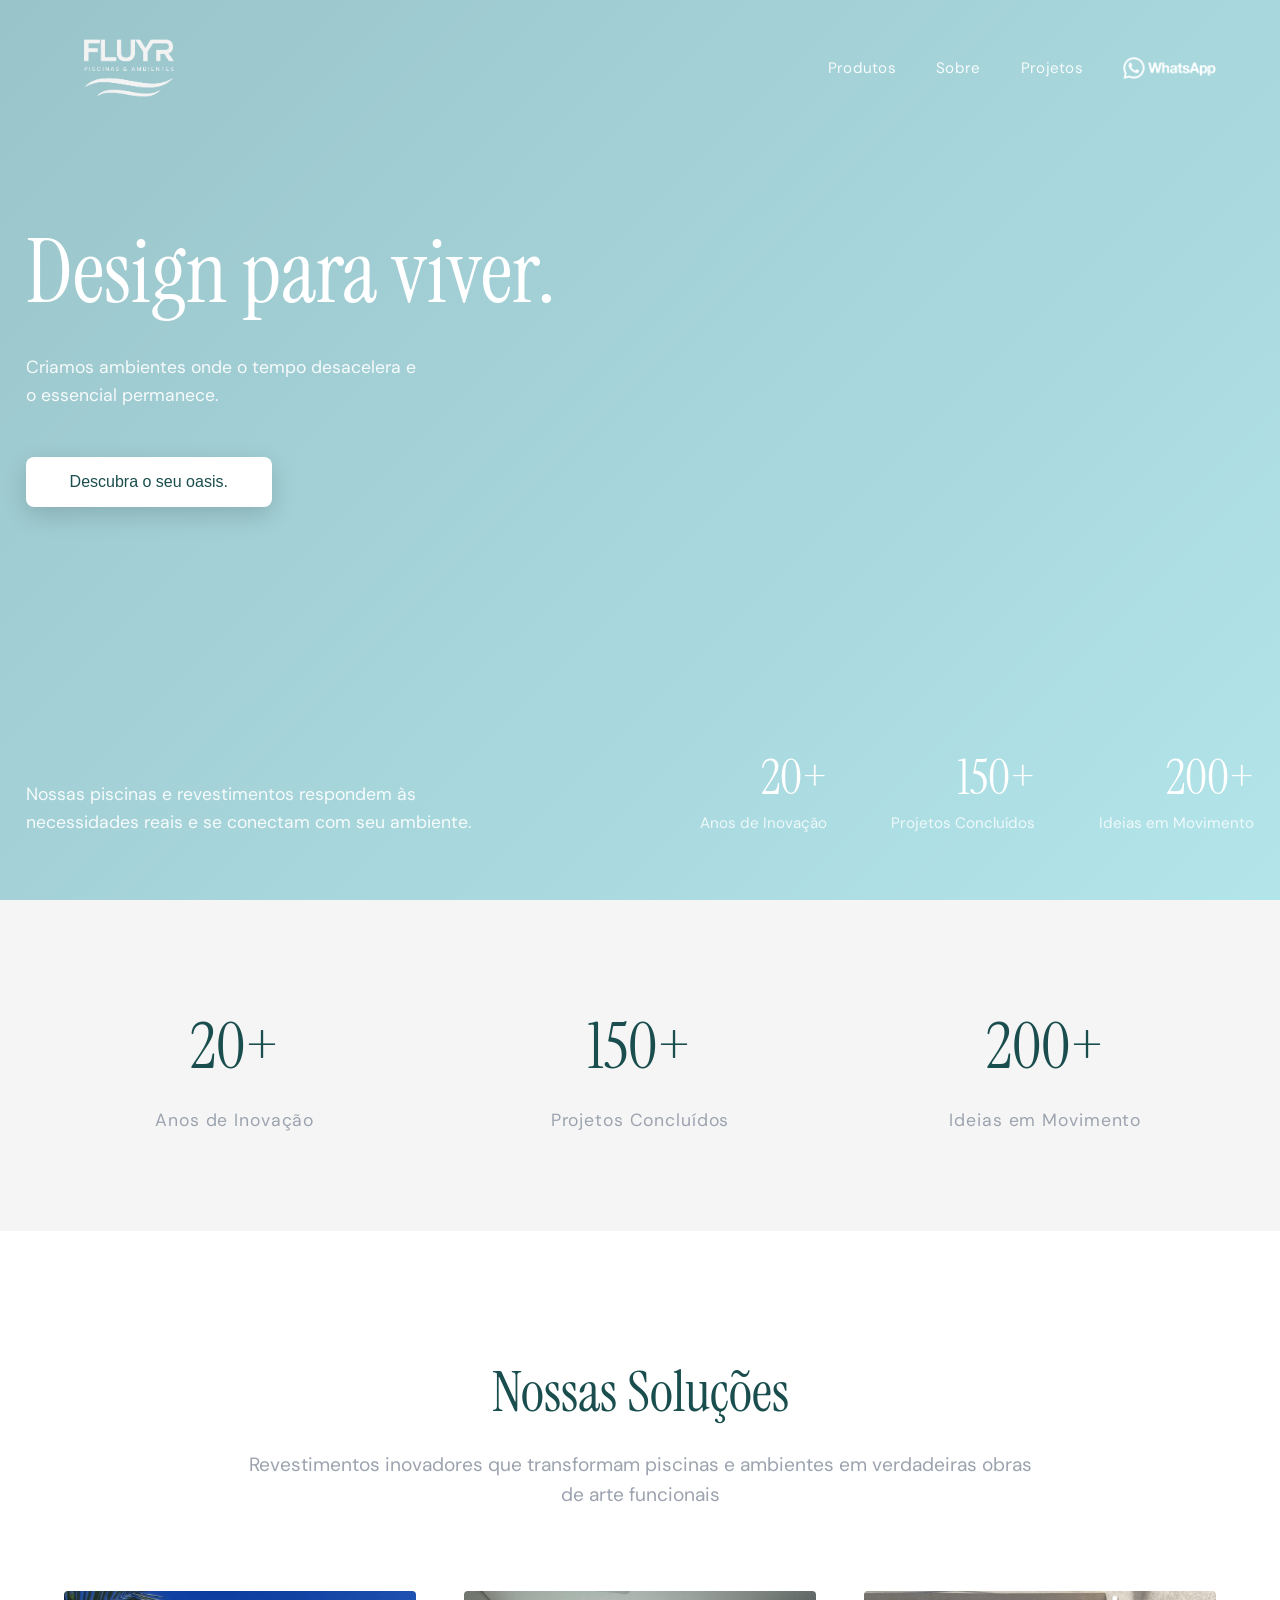
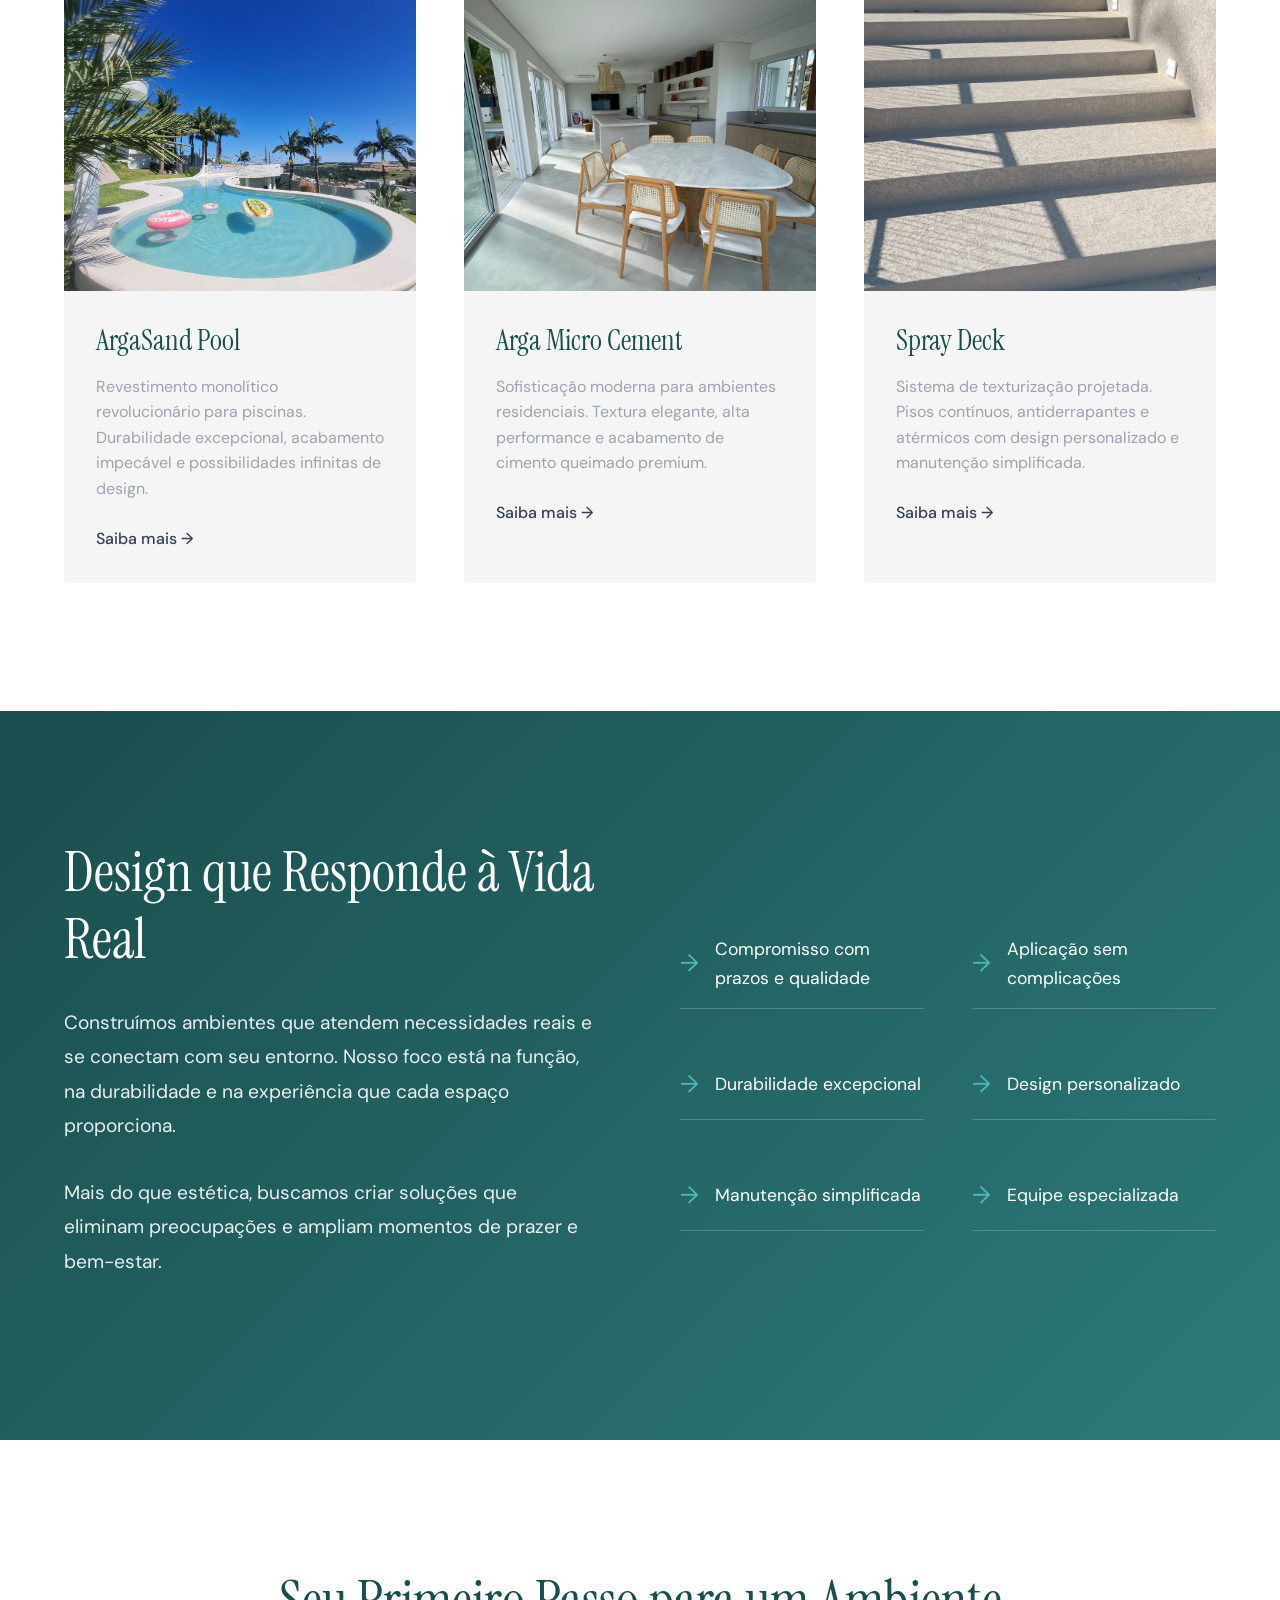
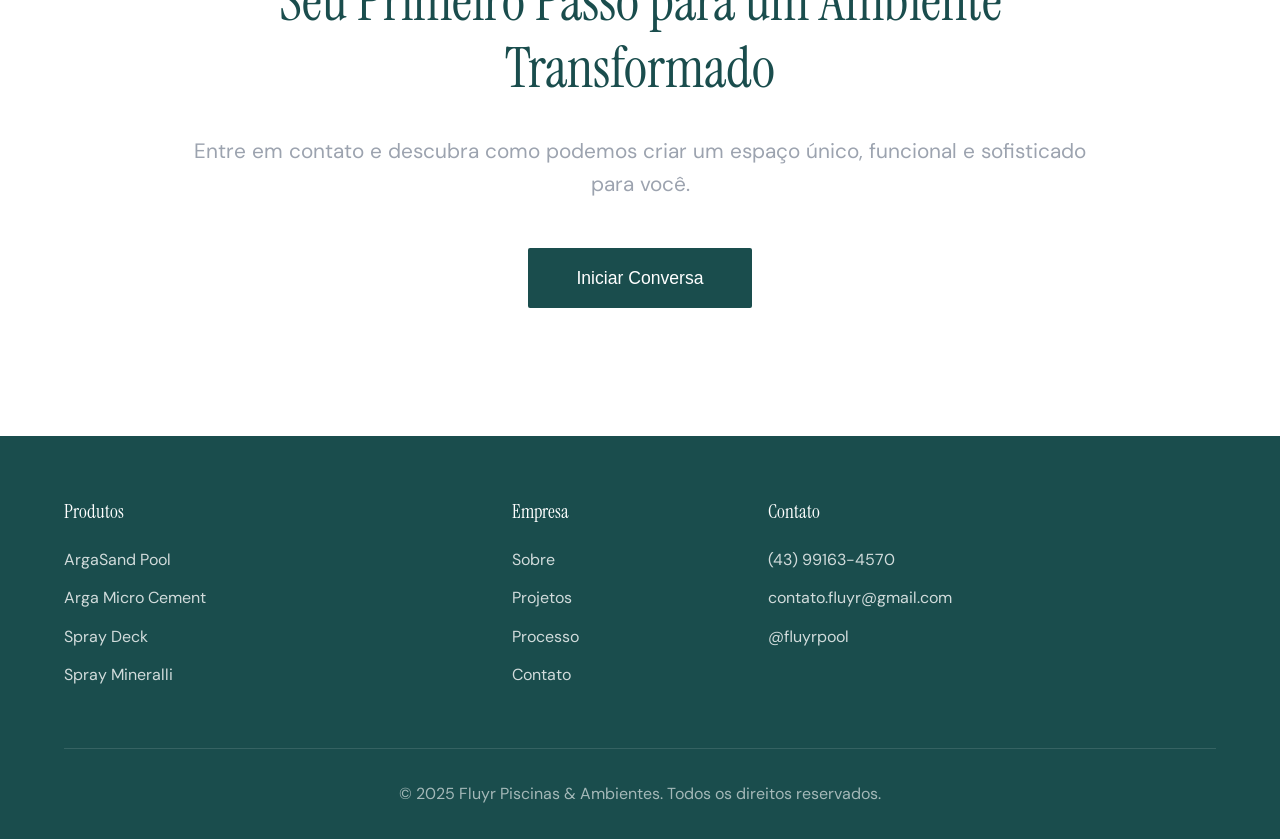
<file: index.html>
<!DOCTYPE html>
<html lang="pt-BR">
<head>
    <meta charset="UTF-8">
    <meta name="viewport" content="width=device-width, initial-scale=1.0">
    <title>Fluyr - Piscinas & Ambientes</title>
    <link rel="preconnect" href="https://fonts.googleapis.com">
    <link rel="preconnect" href="https://fonts.gstatic.com" crossorigin>
    <link href="https://fonts.googleapis.com/css2?family=DM+Sans:wght@400;500;600;700&family=Instrument+Serif:ital@0;1&display=swap" rel="stylesheet">
    <link rel="stylesheet" href="./assets/css/styles.css">
</head>
<body>
    <header class="header--overlay">
        <div class="logo">
            <img src="./assets/images/logo-fluyr.png" data-logo-light="/assets/images/logo-fluyr.png" data-logo-dark="/assets/images/logo-fluyr-dark.png" alt="Fluyr - Piscinas & Ambientes">
        </div>
        <nav>
            <a href="#produtos">Produtos</a>
            <a href="./about/about.html">Sobre</a>
            <a href="./projetos/projetos.html">Projetos</a>
            <a href="https://wa.me/5543991634570" class="whatsapp-link">
                <img src="./assets/images/whatsapp-logo.png" alt="WhatsApp">
            </a>
        </nav>
    </header>

    <section class="hero">
        <div class="hero-content">
            <div class="hero-text">
                <h1>Design para viver.</h1>
                <p>Criamos ambientes onde o tempo desacelera e o essencial permanece.</p>
                <div class="hero-buttons">
                    <button class="btn-primary">Descubra o seu oasis.</button>
                </div>
            </div>
        </div>
        <div class="hero-bottom">
            <div class="hero-tagline">
                Nossas piscinas e revestimentos respondem às necessidades reais e se conectam com seu ambiente.
            </div>
            <div class="hero-stats-mini">
                <div class="hero-stat">
                    <span class="hero-stat-number">20+</span>
                    <span class="hero-stat-label">Anos de Inovação</span>
                </div>
                <div class="hero-stat">
                    <span class="hero-stat-number">150+</span>
                    <span class="hero-stat-label">Projetos Concluídos</span>
                </div>
                <div class="hero-stat">
                    <span class="hero-stat-number">200+</span>
                    <span class="hero-stat-label">Ideias em Movimento</span>
                </div>
            </div>
        </div>
    </section>

    <script>
        const header = document.querySelector('header');
        const hero = document.querySelector('.hero');
        const logoImg = document.querySelector('.logo img');

        const updateHeaderState = () => {
            if (!header || !hero) return;
            const heroBottom = hero.getBoundingClientRect().bottom;
            const headerHeight = header.offsetHeight;
            const pastHero = heroBottom <= headerHeight;

            header.classList.toggle('header--overlay', !pastHero);
            header.classList.toggle('header--sticky', pastHero);

            if (logoImg) {
                const lightLogo = logoImg.dataset.logoLight || logoImg.getAttribute('data-logo-light') || logoImg.src;
                const darkLogo = logoImg.dataset.logoDark || logoImg.getAttribute('data-logo-dark') || logoImg.src;
                logoImg.src = pastHero ? darkLogo : lightLogo;
            }
        };

        updateHeaderState();
        window.addEventListener('scroll', updateHeaderState);
        window.addEventListener('resize', updateHeaderState);
    </script>

    <section class="stats">
        <div class="stats-container">
            <div class="stat-item">
                <div class="stat-number">20+</div>
                <div class="stat-label">Anos de Inovação</div>
            </div>
            <div class="stat-item">
                <div class="stat-number">150+</div>
                <div class="stat-label">Projetos Concluídos</div>
            </div>
            <div class="stat-item">
                <div class="stat-number">200+</div>
                <div class="stat-label">Ideias em Movimento</div>
            </div>
        </div>
    </section>

    <section id="produtos" class="products">
        <div class="section-header">
            <h2>Nossas Soluções</h2>
            <p>Revestimentos inovadores que transformam piscinas e ambientes em verdadeiras obras de arte funcionais</p>
        </div>
        <div class="products-grid">
            <a class="product-card" href="./products.html#arga-sand-pool">
                <div class="product-image">
                     <img src="./assets/images/produtos/arga-sand_1.jpg" alt="Arga Sand">
                </div>
                <div class="product-content">
                    <h3>ArgaSand Pool</h3>
                    <p>Revestimento monolítico revolucionário para piscinas. Durabilidade excepcional, acabamento impecável e possibilidades infinitas de design.</p>
                    <span class="product-link">Saiba mais →</span>
                </div>
            </a>
            <a class="product-card" href="./products.html#arga-micro-cement">
                <div class="product-image">
                    <img src="./assets/images/produtos/arga-cement_1.jpg" alt="Arga Micro Cement">
                </div>
                <div class="product-content">
                    <h3>Arga Micro Cement</h3>
                    <p>Sofisticação moderna para ambientes residenciais. Textura elegante, alta performance e acabamento de cimento queimado premium.</p>
                    <span class="product-link">Saiba mais →</span>
                </div>
            </a>
            <a class="product-card" href="./products.html#spray-deck">
                <div class="product-image">
                   <img src="./assets/images/produtos/spray-deck_1.jpg" alt="Spray Deck">                
                </div>
                <div class="product-content">
                    <h3>Spray Deck</h3>
                    <p>Sistema de texturização projetada. Pisos contínuos, antiderrapantes e atérmicos com design personalizado e manutenção simplificada.</p>
                    <span class="product-link">Saiba mais →</span>
                </div>
            </a>
        </div>
    </section>

    <section class="values">
        <div class="values-content">
            <div class="values-text">
                <h2>Design que Responde à Vida Real</h2>
                <p>Construímos ambientes que atendem necessidades reais e se conectam com seu entorno. Nosso foco está na função, na durabilidade e na experiência que cada espaço proporciona.</p>
                <p>Mais do que estética, buscamos criar soluções que eliminam preocupações e ampliam momentos de prazer e bem-estar.</p>
            </div>
            <div class="values-list-container">
                <ul class="values-list">
                    <li>Compromisso com prazos e qualidade</li>
                    <li>Aplicação sem complicações</li>
                    <li>Durabilidade excepcional</li>
                    <li>Design personalizado</li>
                    <li>Manutenção simplificada</li>
                    <li>Equipe especializada</li>
                </ul>
            </div>
        </div>
    </section>

    <section class="cta-section">
        <div class="cta-content">
            <h2>Seu Primeiro Passo para um Ambiente Transformado</h2>
            <p>Entre em contato e descubra como podemos criar um espaço único, funcional e sofisticado para você.</p>
            <button class="btn-primary">Iniciar Conversa</button>
        </div>
    </section>

    <footer>
        <div class="footer-content">

            <div class="footer-links">
                <h4>Produtos</h4>
                <ul>
                    <li><a href="#">ArgaSand Pool</a></li>
                    <li><a href="#">Arga Micro Cement</a></li>
                    <li><a href="#">Spray Deck</a></li>
                    <li><a href="#">Spray Mineralli</a></li>
                </ul>
            </div>
            <div class="footer-links">
                <h4>Empresa</h4>
                <ul>
                    <li><a href="./about/about.html">Sobre</a></li>
                    <li><a href="./projetos/projetos.html">Projetos</a></li>
                    <li><a href="#">Processo</a></li>
                    <li><a href="#">Contato</a></li>
                </ul>
            </div>
            <div class="footer-links">
                <h4>Contato</h4>
                <ul>
                    <li><a href="tel:+5543991634570">(43) 99163-4570</a></li>
                    <li><a href="mailto:contato.fluyr@gmail.com">contato.fluyr@gmail.com</a></li>
                    <li><a href="https://www.instagram.com/fluyrpool/">@fluyrpool</a></li>
                </ul>
            </div>
        </div>
        <div class="footer-bottom">
            <p>&copy; 2025 Fluyr Piscinas & Ambientes. Todos os direitos reservados.</p>
        </div>
    </footer>
</body>
</html>
</file>
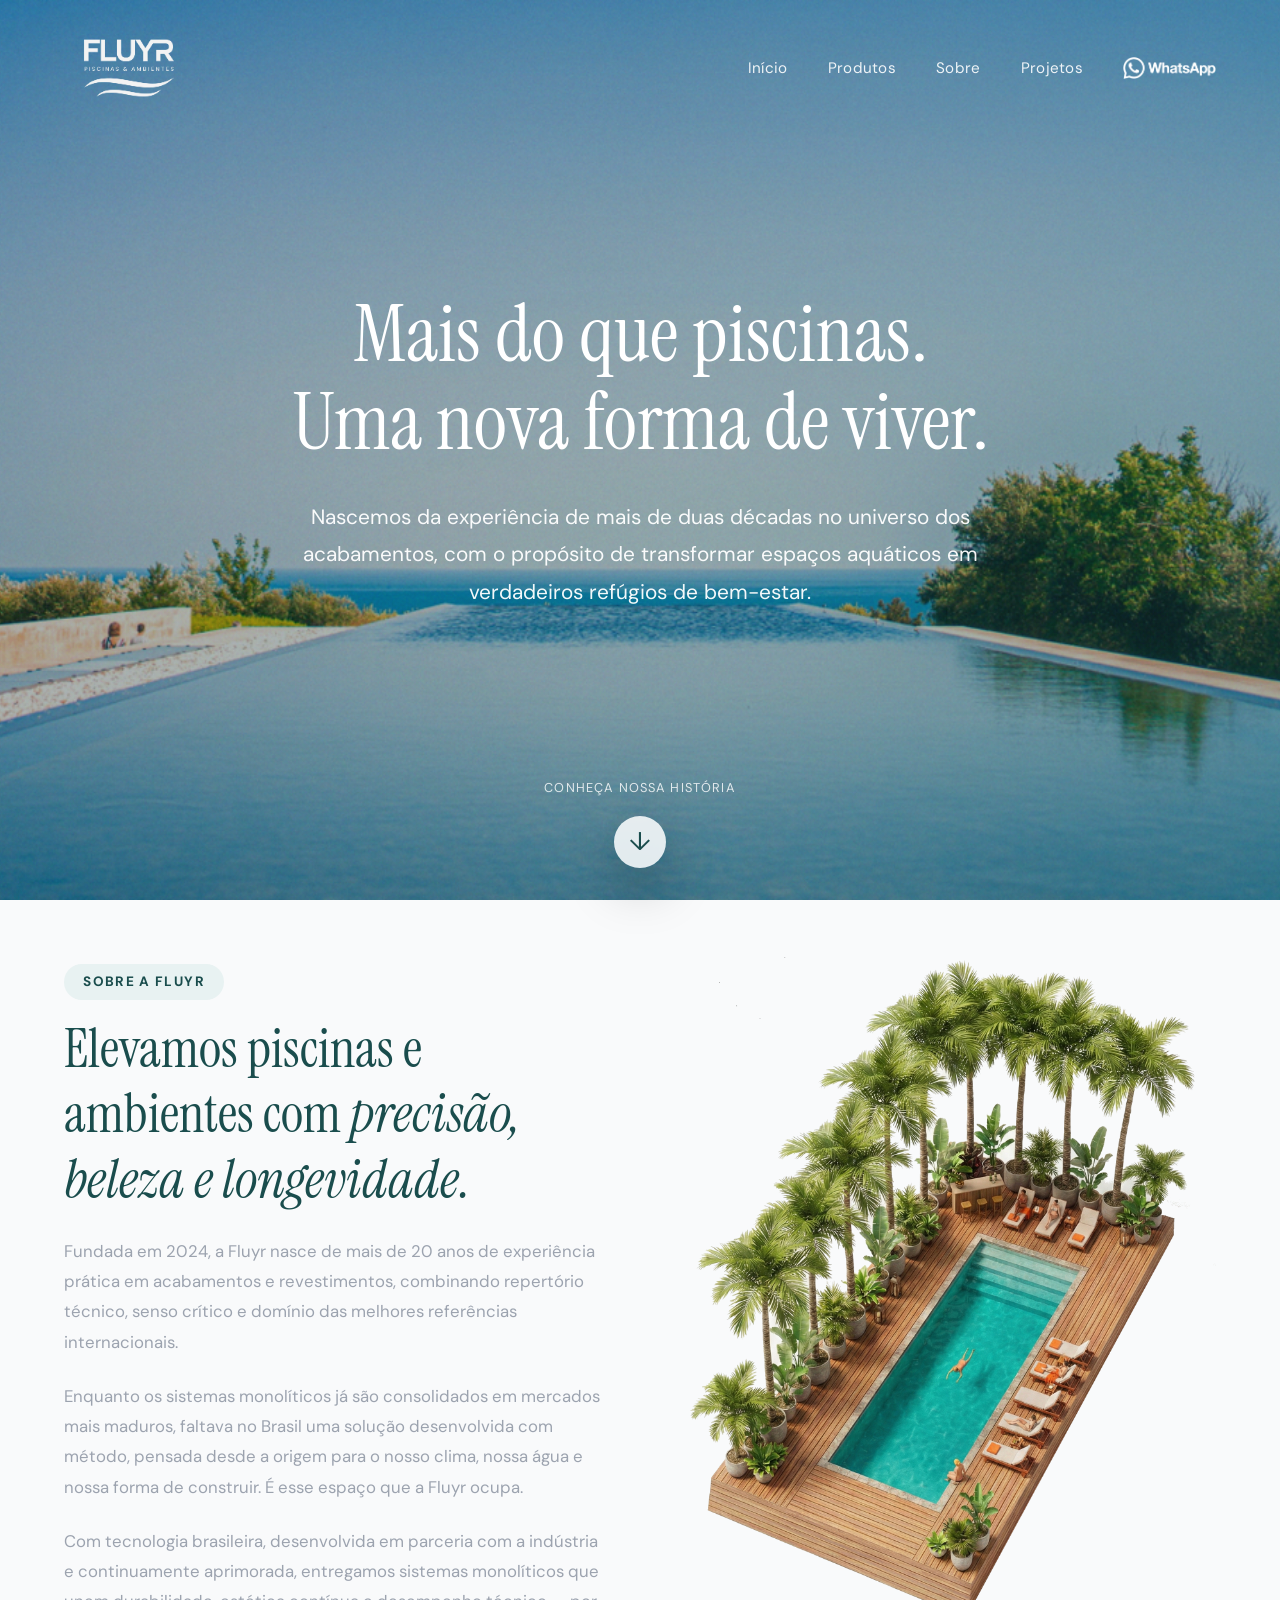
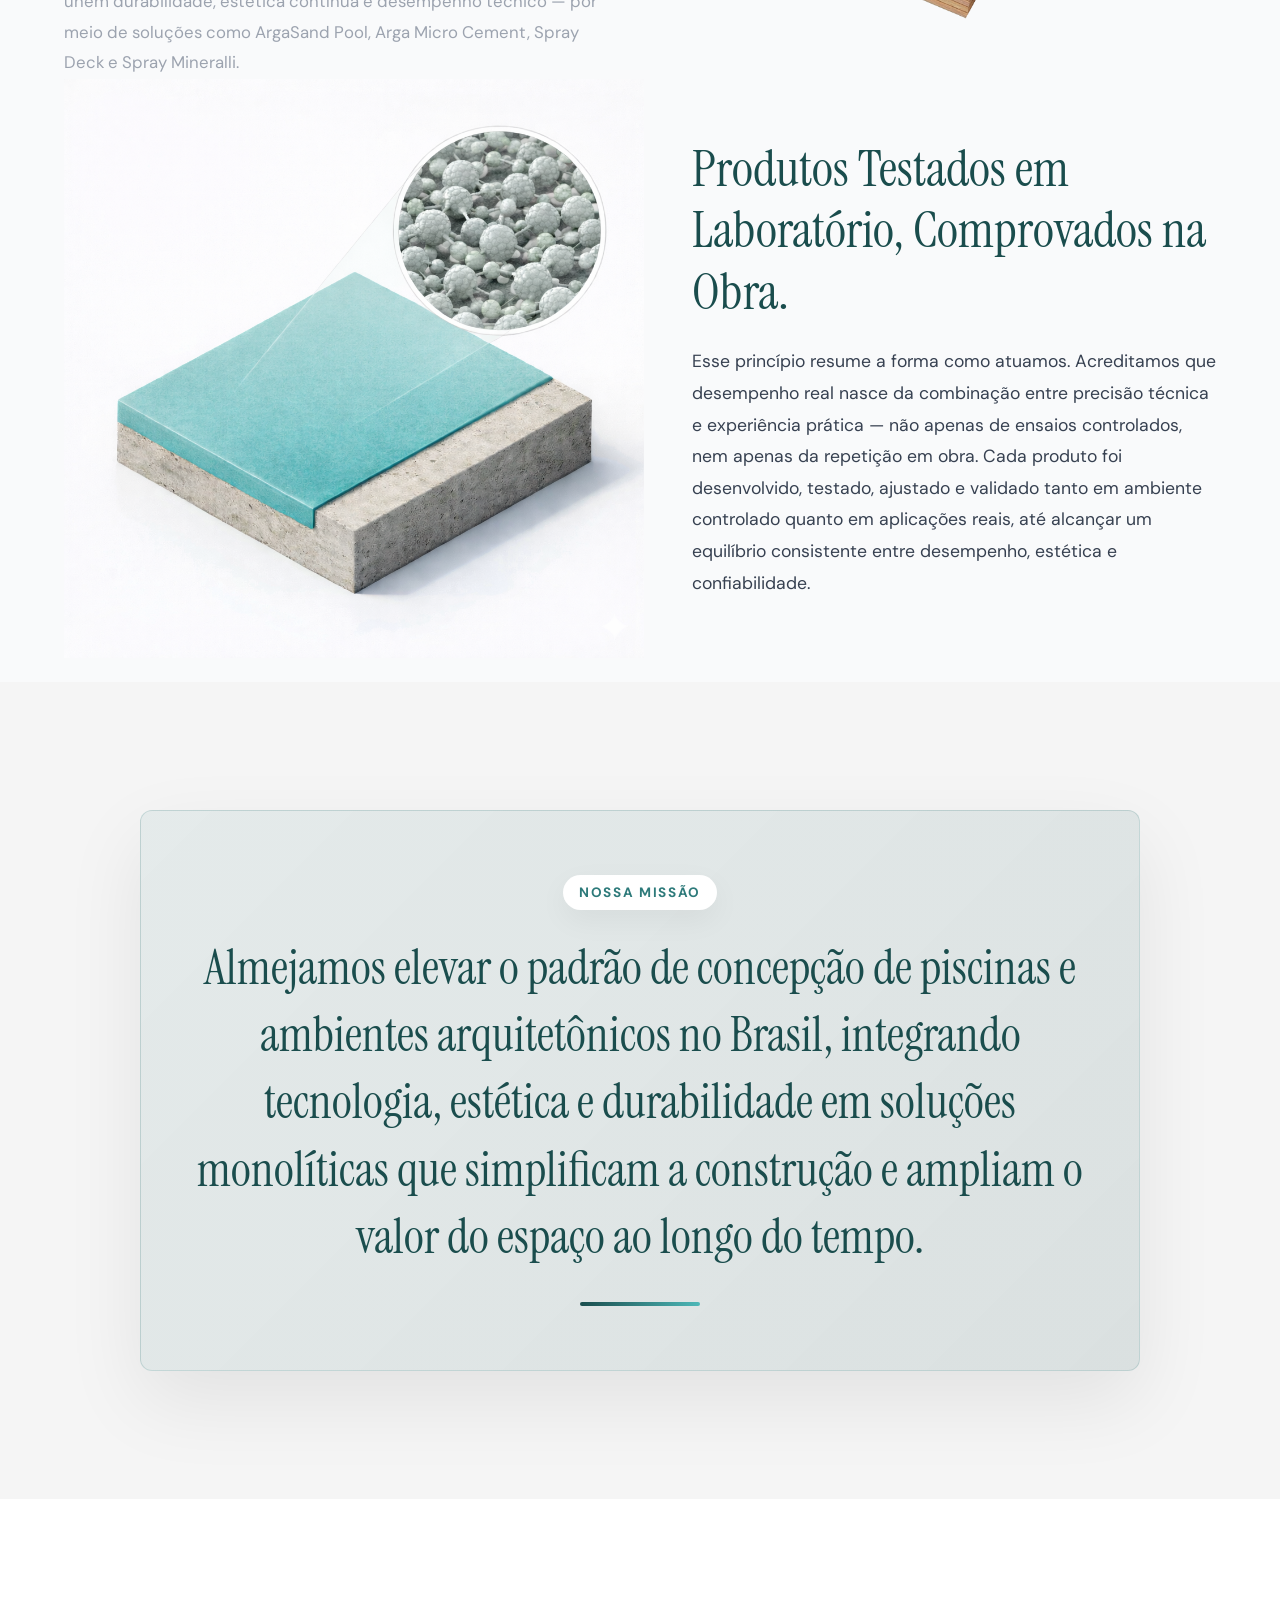
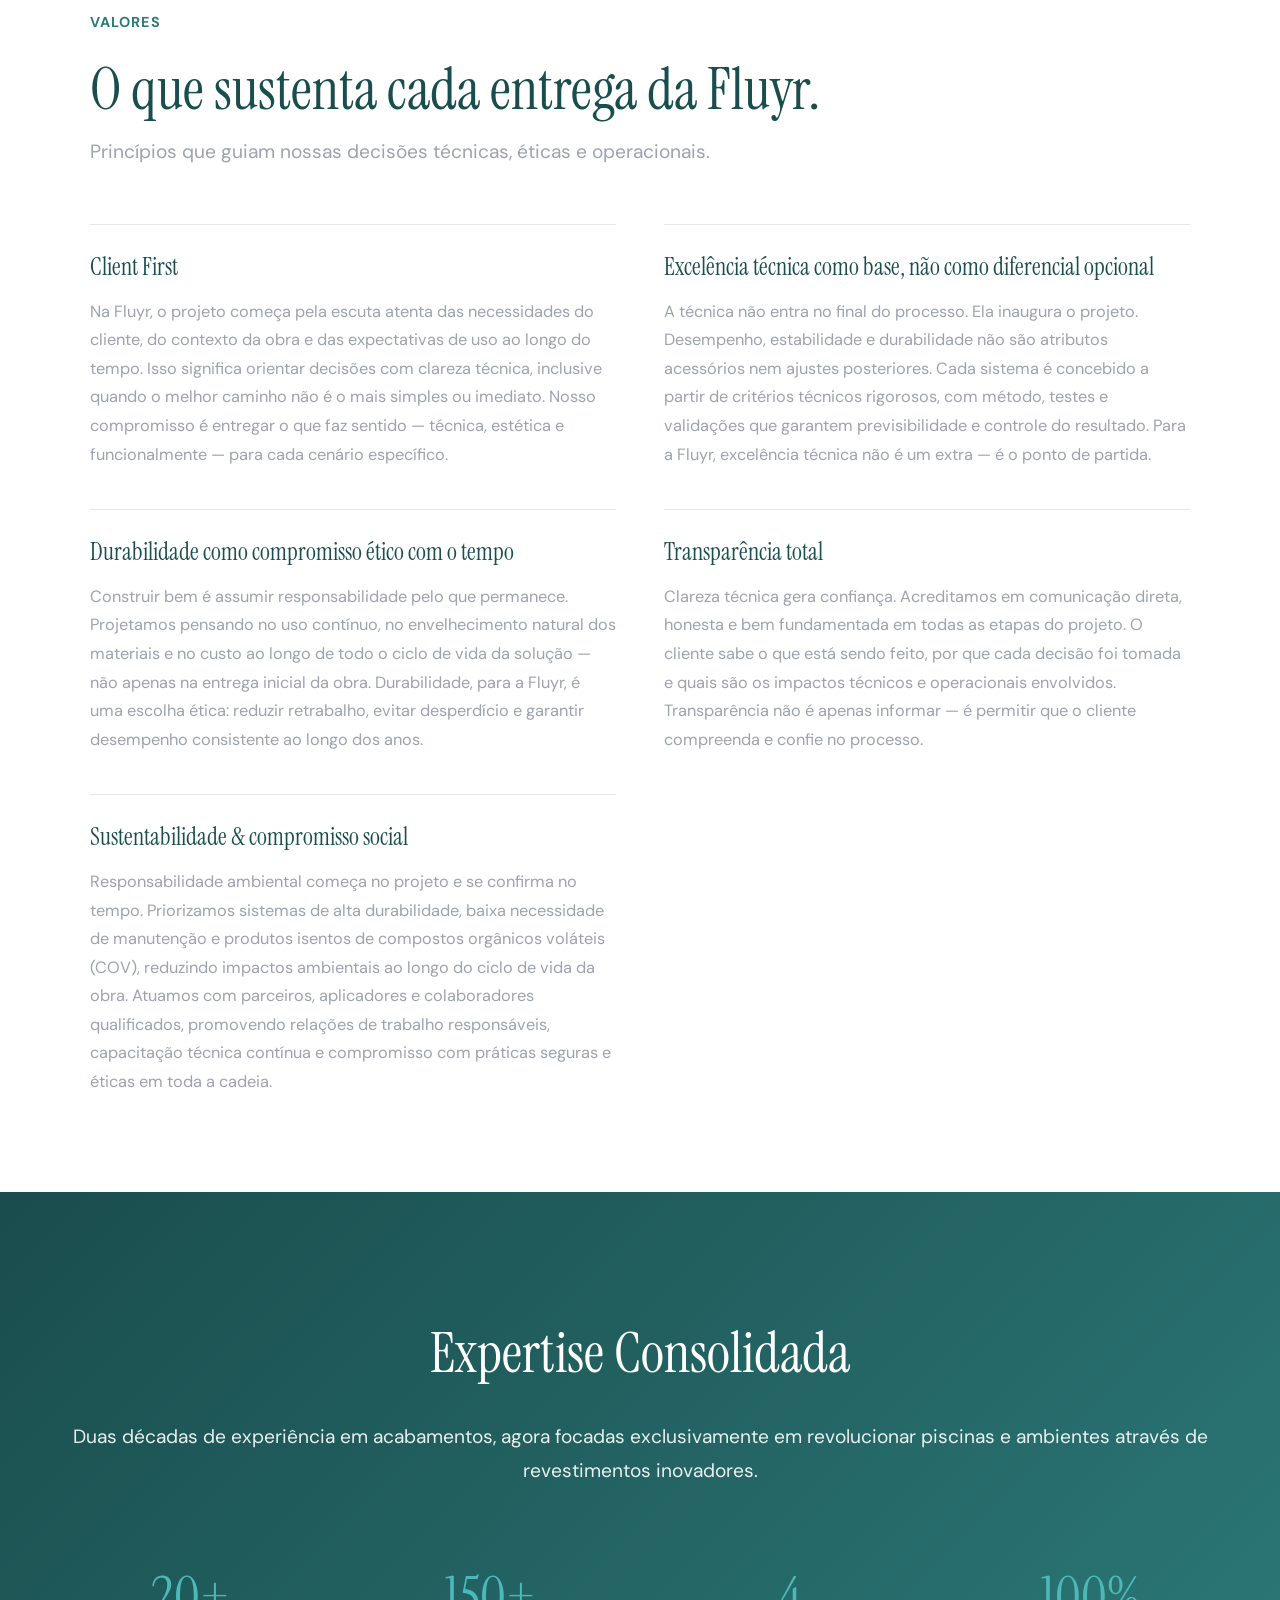
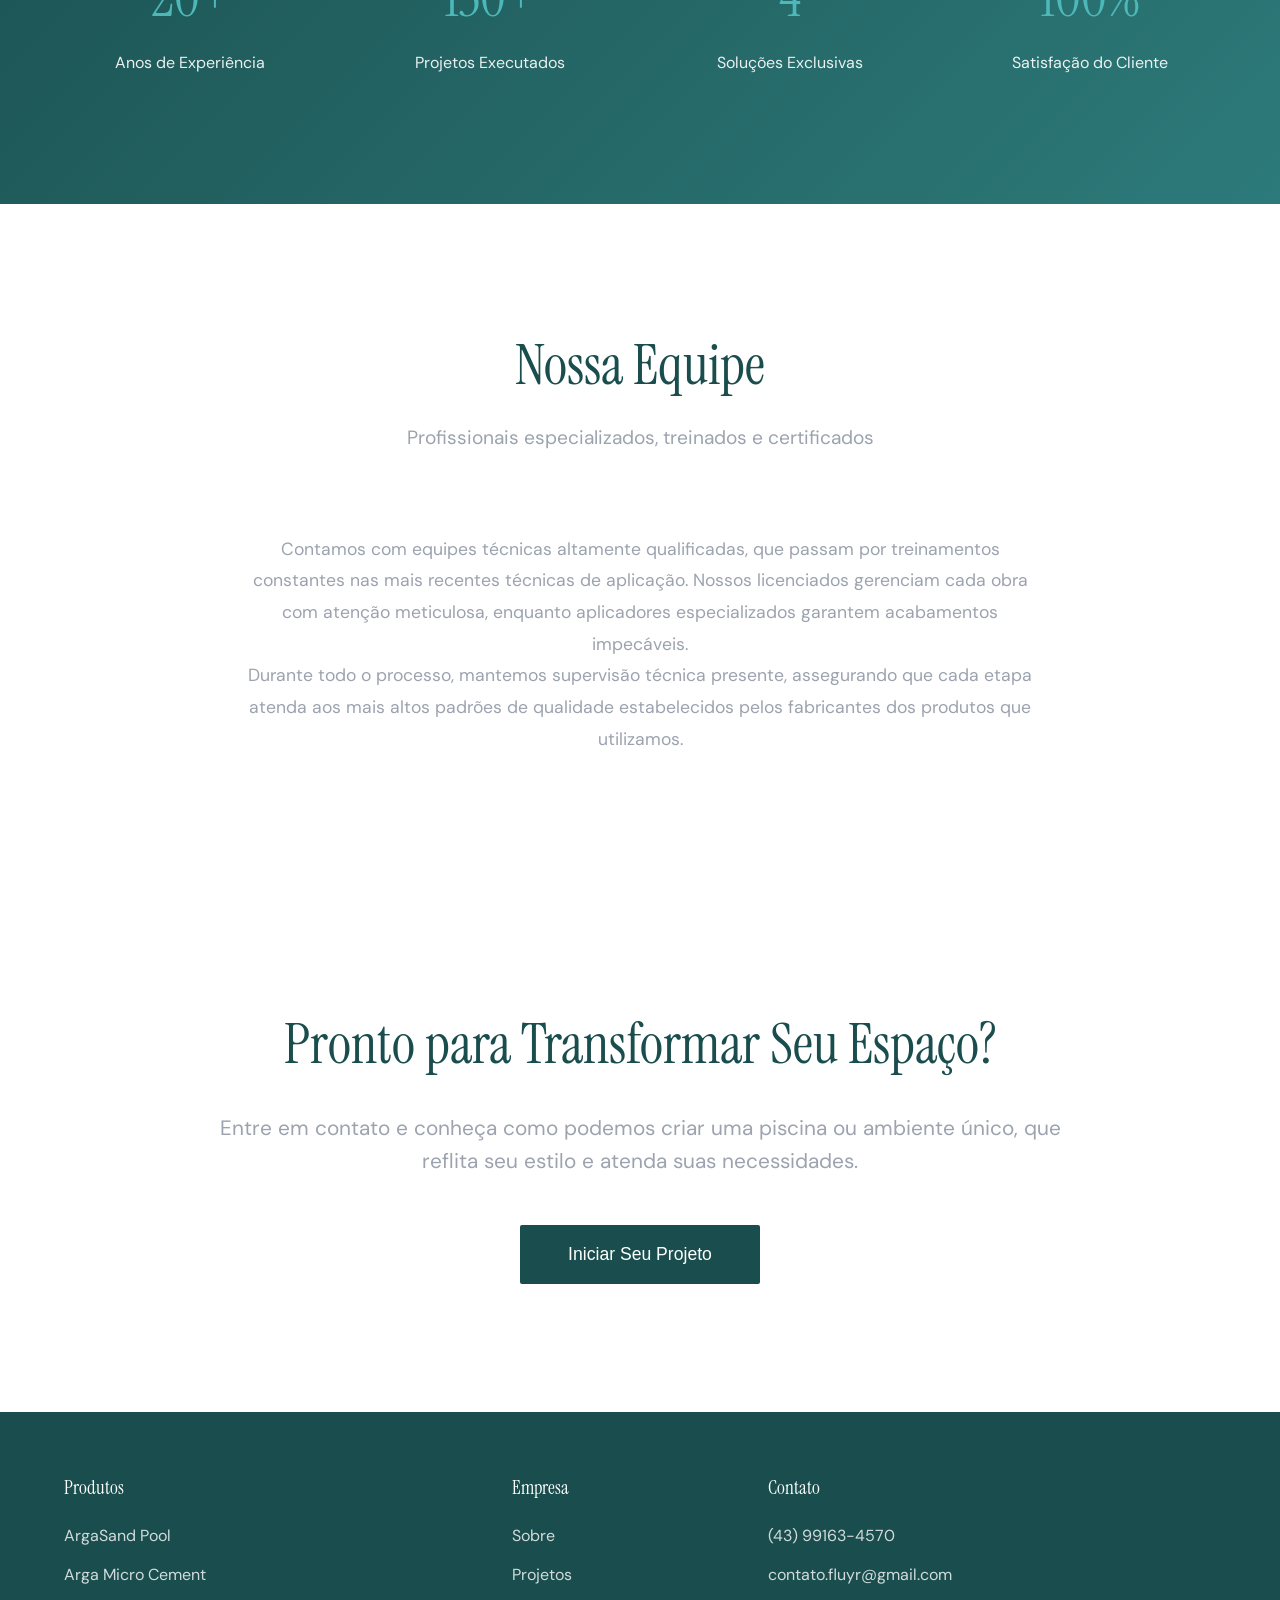
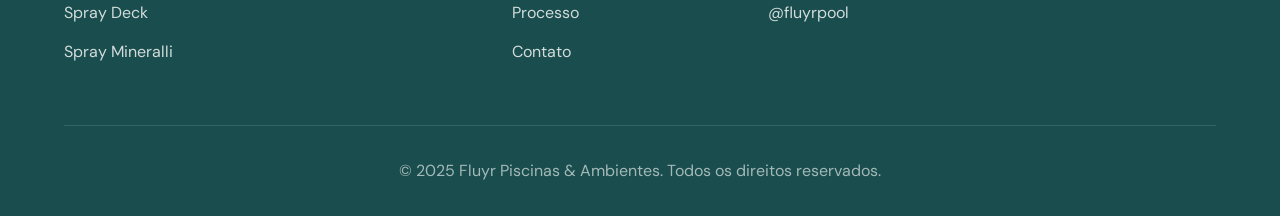
<file: about/about.html>
﻿<!DOCTYPE html>
<html lang="pt-BR">
<head>
    <meta charset="UTF-8">
    <meta name="viewport" content="width=device-width, initial-scale=1.0">
    <title>Sobre - Fluyr Piscinas & Ambientes</title>
    <link rel="preconnect" href="https://fonts.googleapis.com">
    <link rel="preconnect" href="https://fonts.gstatic.com" crossorigin>
    <link href="https://fonts.googleapis.com/css2?family=DM+Sans:wght@400;500;600;700&family=Instrument+Serif:ital@0;1&display=swap" rel="stylesheet">
    <link rel="stylesheet" href="../assets/css/styles.css">

</head>
<body>
    <header id="header" class="header--overlay">
        <div class="logo">
            <img src="../assets/images/logo-fluyr.png" data-logo-light="../assets/images/logo-fluyr.png" data-logo-dark="../assets/images/logo-fluyr-dark.png" alt="Fluyr - Piscinas & Ambientes">
        </div>
        <nav>
            <a href="../index.html">Início</a>
            <a href="#produtos">Produtos</a>
            <a href="./about/about.html">Sobre</a>
            <a href="#projetos">Projetos</a>
            <a href="https://wa.me/5543991634570" class="whatsapp-link">
                <img src="../assets/images/whatsapp-logo.png" alt="WhatsApp">
            </a>
        </nav>
    </header>

    <section class="hero-about">
        <div class="hero-about-content">
            <h1>Mais do que piscinas.<br>Uma nova forma de viver.</h1>
            <p>Nascemos da experiência de mais de duas décadas no universo dos acabamentos, com o propósito de transformar espaços aquáticos em verdadeiros refúgios de bem-estar.</p>
        </div>
        <div class="scroll-down-wrap">
            <span class="scroll-down-label">conheça nossa história</span>
            <a class="scroll-down" href="#sobre-fluyr" aria-label="Descer para Sobre a Fluyr">↓</a>
        </div>
    </section>

    <script>
        const header = document.getElementById('header');
        const heroAbout = document.querySelector('.hero-about');
        const logoImg = document.querySelector('.logo img');

        const updateHeaderState = () => {
            if (!header || !heroAbout) return;
            const heroBottom = heroAbout.getBoundingClientRect().bottom;
            const headerHeight = header.offsetHeight;
            const pastHero = heroBottom <= headerHeight;

            header.classList.toggle('header--overlay', !pastHero);
            header.classList.toggle('header--sticky', pastHero);

            if (logoImg) {
                const lightLogo = logoImg.dataset.logoLight || logoImg.getAttribute('data-logo-light') || logoImg.src;
                const darkLogo = logoImg.dataset.logoDark || logoImg.getAttribute('data-logo-dark') || logoImg.src;
                logoImg.src = pastHero ? darkLogo : lightLogo;
            }
        };

        updateHeaderState();
        window.addEventListener('scroll', updateHeaderState);
        window.addEventListener('resize', updateHeaderState);

        const scrollDown = document.querySelector('.scroll-down');
        const heroTarget = document.getElementById('sobre-fluyr');
        if (scrollDown && heroTarget) {
            scrollDown.addEventListener('click', (e) => {
                e.preventDefault();
                heroTarget.scrollIntoView({ behavior: 'smooth', block: 'start' });
            });
        }
    </script>

        <section class="story story--hero" id="sobre-fluyr">
        <div class="story-content">
            <div class="story-text">
                <span class="story-badge">Sobre a Fluyr</span>
                <h2>Elevamos piscinas e ambientes com <i>precisão, beleza e longevidade.</i></h2>
                <p class="story-lead">Fundada em 2024, a Fluyr nasce de mais de 20 anos de experiência prática em acabamentos e revestimentos, combinando repertório técnico, senso crítico e domínio das melhores referências internacionais. </p>
                <p class="story-lead">Enquanto os sistemas monolíticos já são consolidados em mercados mais maduros, faltava no Brasil uma solução desenvolvida com método, pensada desde a origem para o nosso clima, nossa água e nossa forma de construir. É esse espaço que a Fluyr ocupa.</p>
                <p class="story-lead"> Com tecnologia brasileira, desenvolvida em parceria com a indústria e continuamente aprimorada, entregamos sistemas monolíticos que unem durabilidade, estética contínua e desempenho técnico — por meio de soluções como ArgaSand Pool, Arga Micro Cement, Spray Deck e Spray Mineralli.</p> <ul class="story-list">
                   
                </ul>
            </div>
            <div class="story-image story-image-card">
                <img src="../assets/images/pool image.png" alt="Piscina Fluyr">
            </div>
            </div>
        </div>
    </section>

    <section class="rigor">
        <div class="rigor-content">
            <div class="rigor-image">
                <img src="../assets/images/monolithic-material.png" alt="Material monolítico testado e comprovado">
            </div>
            <div class="rigor-text">
                <h2>Produtos Testados em Laboratório, Comprovados na Obra.</h2>
                <p class="rigor-lead">Esse princípio resume a forma como atuamos. Acreditamos que desempenho real nasce da combinação entre precisão técnica e experiência prática — não apenas de ensaios controlados, nem apenas da repetição em obra. Cada produto foi desenvolvido, testado, ajustado e validado tanto em ambiente controlado quanto em aplicações reais, até alcançar um equilíbrio consistente entre desempenho, estética e confiabilidade.</p>
            </div>
        </div>
    </section>

        <section class="mission mission--statement">
        <div class="mission-content mission-statement-card">
            <div class="mission-statement-eyebrow">Nossa Missão</div>
            <h2>Almejamos elevar o padrão de concepção de piscinas e ambientes arquitetônicos no Brasil, integrando tecnologia, estética e durabilidade em soluções monolíticas que simplificam a construção e ampliam o valor do espaço ao longo do tempo.</h2>
            <div class="mission-statement-line"></div>
        </div>
	    </section>

	    <section class="values-section">
        <div class="values-content">
            <div class="values-eyebrow">Valores</div>
            <h2>O que sustenta cada entrega da Fluyr.</h2>
            <p class="values-lead">Princípios que guiam nossas decisões técnicas, éticas e operacionais.</p>

            <div class="values-list">
                <div class="value-item">
                    <h3>Client First</h3>
                    <p>Na Fluyr, o projeto começa pela escuta atenta das necessidades do cliente, do contexto da obra e das expectativas de uso ao longo do tempo. Isso significa orientar decisões com clareza técnica, inclusive quando o melhor caminho não é o mais simples ou imediato. Nosso compromisso é entregar o que faz sentido — técnica, estética e funcionalmente — para cada cenário específico.</p>
                </div>
                <div class="value-item">
                    <h3>Excelência técnica como base, não como diferencial opcional</h3>
                    <p>A técnica não entra no final do processo. Ela inaugura o projeto. Desempenho, estabilidade e durabilidade não são atributos acessórios nem ajustes posteriores. Cada sistema é concebido a partir de critérios técnicos rigorosos, com método, testes e validações que garantem previsibilidade e controle do resultado. Para a Fluyr, excelência técnica não é um extra — é o ponto de partida.</p>
                </div>
                <div class="value-item">
                    <h3>Durabilidade como compromisso ético com o tempo</h3>
                    <p>Construir bem é assumir responsabilidade pelo que permanece. Projetamos pensando no uso contínuo, no envelhecimento natural dos materiais e no custo ao longo de todo o ciclo de vida da solução — não apenas na entrega inicial da obra. Durabilidade, para a Fluyr, é uma escolha ética: reduzir retrabalho, evitar desperdício e garantir desempenho consistente ao longo dos anos.</p>
                </div>
                <div class="value-item">
                    <h3>Transparência total</h3>
                    <p>Clareza técnica gera confiança. Acreditamos em comunicação direta, honesta e bem fundamentada em todas as etapas do projeto. O cliente sabe o que está sendo feito, por que cada decisão foi tomada e quais são os impactos técnicos e operacionais envolvidos. Transparência não é apenas informar — é permitir que o cliente compreenda e confie no processo.</p>
                </div>
                <div class="value-item">
                    <h3>Sustentabilidade & compromisso social</h3>
                    <p>Responsabilidade ambiental começa no projeto e se confirma no tempo. Priorizamos sistemas de alta durabilidade, baixa necessidade de manutenção e produtos isentos de compostos orgânicos voláteis (COV), reduzindo impactos ambientais ao longo do ciclo de vida da obra. Atuamos com parceiros, aplicadores e colaboradores qualificados, promovendo relações de trabalho responsáveis, capacitação técnica contínua e compromisso com práticas seguras e éticas em toda a cadeia.</p>
                </div>
            </div>
        </div>
    </section>

    <section class="expertise">
        <div class="expertise-content">
            <h2>Expertise Consolidada</h2>
            <p>Duas décadas de experiência em acabamentos, agora focadas exclusivamente em revolucionar piscinas e ambientes através de revestimentos inovadores.</p>
            <div class="expertise-stats">
                <div class="expertise-stat">
                    <span class="expertise-number">20+</span>
                    <span class="expertise-label">Anos de Experiência</span>
                </div>
                <div class="expertise-stat">
                    <span class="expertise-number">150+</span>
                    <span class="expertise-label">Projetos Executados</span>
                </div>
                <div class="expertise-stat">
                    <span class="expertise-number">4</span>
                    <span class="expertise-label">Soluções Exclusivas</span>
                </div>
                <div class="expertise-stat">
                    <span class="expertise-number">100%</span>
                    <span class="expertise-label">Satisfação do Cliente</span>
                </div>
            </div>
        </div>
    </section>

    <section class="team">
        <div class="team-content">
            <div class="team-header">
                <h2>Nossa Equipe</h2>
                <p>Profissionais especializados, treinados e certificados</p>
            </div>
            <div class="team-description">
                <p>Contamos com equipes técnicas altamente qualificadas, que passam por treinamentos constantes nas mais recentes técnicas de aplicação. Nossos licenciados gerenciam cada obra com atenção meticulosa, enquanto aplicadores especializados garantem acabamentos impecáveis.</p>
                <p>Durante todo o processo, mantemos supervisão técnica presente, assegurando que cada etapa atenda aos mais altos padrões de qualidade estabelecidos pelos fabricantes dos produtos que utilizamos.</p>
            </div>
        </div>
    </section>

    <section class="cta-section">
        <div class="cta-content">
            <h2>Pronto para Transformar Seu Espaço?</h2>
            <p>Entre em contato e conheça como podemos criar uma piscina ou ambiente único, que reflita seu estilo e atenda suas necessidades.</p>
            <button class="btn-primary">Iniciar Seu Projeto</button>
        </div>
    </section>

    <footer>
        <div class="footer-content">
            <div class="footer-links">
                <h4>Produtos</h4>
                <ul>
                    <li><a href="#">ArgaSand Pool</a></li>
                    <li><a href="#">Arga Micro Cement</a></li>
                    <li><a href="#">Spray Deck</a></li>
                    <li><a href="#">Spray Mineralli</a></li>
                </ul>
            </div>
            <div class="footer-links">
                <h4>Empresa</h4>
                <ul>
                    <li><a href="/about/index.html">Sobre</a></li>
                    <li><a href="#">Projetos</a></li>
                    <li><a href="#">Processo</a></li>
                    <li><a href="#">Contato</a></li>
                </ul>
            </div>
            <div class="footer-links">
                <h4>Contato</h4>
                <ul>
                    <li><a href="tel:+5543991634570">(43) 99163-4570</a></li>
                    <li><a href="mailto:contato.fluyr@gmail.com">contato.fluyr@gmail.com</a></li>
                    <li><a href="#">@fluyrpool</a></li>
                </ul>
            </div>
        </div>
        <div class="footer-bottom">
            <p>&copy; 2025 Fluyr Piscinas & Ambientes. Todos os direitos reservados.</p>
        </div>
    </footer>
</body>
</html>
</file>
<file: assets/css/styles.css>
@import url('https://fonts.cdnfonts.com/css/onest');

/* -----------------------------
   Base / Reset / Tokens Testing
------------------------------*/
* {
  margin: 0;
  padding: 0;
  box-sizing: border-box;
}

:root {
  --color-teal-dark: #1a4d4d;
  --color-teal: #2d7a7a;
  --color-turquoise: #4db8b8;
  --color-concrete: #e8e8e8;
  --color-gray-light: #f5f5f5;
  --color-gray-medium: #9ca3af;
  --color-gray-dark: #374151;

  /* Header theming defaults (solid header / About style) */
  --header-bg: #ffffff;
  --header-shadow: 0 2px 10px rgba(0, 0, 0, 0.05);
  --header-link-color: var(--color-gray-dark);
  --header-link-hover: var(--color-teal);
  --header-logo-color: var(--color-gray-dark);
}

body {
  font-family: 'DM Sans', sans-serif;
  color: var(--color-gray-dark);
  line-height: 1.6;
  overflow-x: hidden;
}

html {
  scroll-behavior: smooth;
}

h1, h2, h3, h4 {
  font-family: 'Instrument Serif', serif;
  font-weight: 400;
  line-height: 1.2;
}

/* -----------------------------
   Header (supports both modes)
   Default: solid (About).
   Add class "header--overlay" to match Home hero overlay.
------------------------------*/
header {
  position: fixed;
  top: 0;
  width: 100%;
  padding: .2rem 5%;
  display: flex;
  justify-content: space-between;
  align-items: center;
  z-index: 1000;

  background: var(--header-bg);
  box-shadow: var(--header-shadow);
}

header.header--overlay {
  --header-bg: transparent;
  --header-shadow: none;
  --header-link-color: rgba(255, 255, 255, 0.9);
  --header-link-hover: var(--color-teal);
  --header-logo-color: rgba(255, 255, 255, 0.9);
}

/* Logo: supports both text logo and image logo */
.logo {
  font-size: 1.8rem;
  font-weight: 700;
  color: var(--header-logo-color);
  letter-spacing: 0.05em;
  display: inline-flex;
  flex-direction: column;
  align-items: flex-start;
  line-height: 1;
}

.logo img {
  width: auto;
  display: block;
  height: 130px; /* About default */
}

/* Optional: larger logo image for Home. Add class "logo--hero" on the same element. */
.logo.logo--hero img {
  height: 120px;
}

.logo-sub {
  font-size: 0.75rem;
  font-weight: 400;
  color: var(--color-teal);
  letter-spacing: 0.15em;
  display: block;
  margin-top: -0.2rem;
}

nav {
  display: flex;
  gap: 2.5rem;
  align-items: center;
}

nav a {
  text-decoration: none;
  color: var(--header-link-color);
  font-size: 0.95rem;
  font-weight: 400;
  letter-spacing: 0.02em;
  transition: color 0.3s ease;
}

nav a:hover {
  color: var(--header-link-hover);
}

.whatsapp-link {
  display: inline-flex;
  align-items: center;
}

.whatsapp-link img {
  height: 22px;
  width: auto;
  display: block;
}

.cta-button {
  padding: 0.75rem 2rem;
  background: var(--color-teal-dark);
  color: white;
  border-radius: 2px;
  transition: all 0.3s ease;
  text-decoration: none;
  display: inline-flex;
  align-items: center;
}

.cta-button:hover {
  background: var(--color-teal);
  transform: translateY(-2px);
}

/* -----------------------------
   Buttons (unified)
   Default button styling matches About CTA.
   Home Hero overrides are scoped under .hero.
------------------------------*/
.btn-primary,
.btn-secondary {
  padding: 1.2rem 3rem;
  font-size: 1.1rem;
  border: none;
  cursor: pointer;
  transition: all 0.3s ease;
  text-decoration: none;
  display: inline-block;
  border-radius: 2px;
}

/* Default primary = teal-dark (About + general use) */
.btn-primary {
  background: var(--color-teal-dark);
  color: white;
}

.btn-primary:hover {
  background: var(--color-teal);
  transform: translateY(-3px);
  box-shadow: 0 10px 30px rgba(26, 77, 77, 0.2);
}

/* Default secondary = outlined teal-dark */
.btn-secondary {
  background: transparent;
  color: var(--color-teal-dark);
  border: 2px solid var(--color-teal-dark);
}

.btn-secondary:hover {
  background: var(--color-teal-dark);
  color: white;
}

/* -----------------------------
   Home Page - Hero (from First)
------------------------------*/
.hero {
  min-height: 100vh;
  display: flex;
  flex-direction: column;
  justify-content: space-between;
  position: relative;
  padding: 0;
  background: url('https://images.unsplash.com/photo-1535731561029-5bb23d96911c?q=80&w=1374&auto=format&fit=crop&ixlib=rb-4.1.0&ixid=M3wxMjA3fDB8MHxwaG90by1wYWdlfHx8fGVufDB8fHx8fA%3D%3D')
    center/cover no-repeat;
  color: white;
}

.hero::before {
  content: '';
  position: absolute;
  inset: 0;
  background: linear-gradient(135deg, rgba(0, 107, 122, 0.4) 0%, rgba(0, 168, 184, 0.3) 100%);
  z-index: 1;
}

.hero-content {
  position: relative;
  z-index: 2;
  max-width: 1400px;
  width: 100%;
  margin: 0 auto;
  padding: 14rem 2% 4rem;
  display: flex;
  flex-direction: column;
  align-items: flex-start;
}

.hero-text h1 {
  font-size: 5.5rem;
  color: white;
  margin-bottom: 2rem;
  line-height: 1.1;
  max-width: 800px;
}

.hero-text p {
  font-size: 1.1rem;
  color: rgba(255, 255, 255, 0.9);
  margin-bottom: 3rem;
  max-width: 400px;
  line-height: 1.6;
}

.hero-buttons {
  display: flex;
  gap: 1.5rem;
}

/* Home hero button treatment (from First) */
.hero .btn-primary,
.hero .btn-secondary {
  padding: 1rem 2.5rem;
  font-size: 1rem;
}

.hero .btn-primary {
  background: white;
  color: var(--color-teal-dark);
  padding: 1rem 2.75rem;
  font-size: 1rem;
  font-weight: 500;
  border-radius: 8px;
  box-shadow: 0 8px 24px rgba(0, 0, 0, 0.15);
  transition: all 0.25s ease;
}


.hero .btn-primary:hover {
  background: var(--color-concrete);
  transform: translateY(-3px);
  box-shadow: 0 10px 30px rgba(0, 0, 0, 0.2);
}

.hero .btn-secondary {
  background: transparent;
  color: white;
  border: 2px solid white;
}

.hero .btn-secondary:hover {
  background: white;
  color: var(--color-teal-dark);
}

.hero-bottom {
  position: relative;
  z-index: 2;
  max-width: 1400px;
  width: 100%;
  margin: 0 auto;
  padding: 0 2% 4rem;
  display: flex;
  justify-content: space-between;
  align-items: flex-end;
}

.hero-tagline {
  font-size: 1.1rem;
  color: rgba(255, 255, 255, 0.9);
  max-width: 500px;
  line-height: 1.6;
}

.hero-stats-mini {
  display: flex;
  gap: 4rem;
}

.hero-stat {
  text-align: right;
}

.hero-stat-number {
  font-size: 3rem;
  font-family: 'Instrument Serif', serif;
  color: white;
  display: block;
  line-height: 1;
  margin-bottom: 0.5rem;
}

.hero-stat-label {
  font-size: 0.95rem;
  color: rgba(255, 255, 255, 0.8);
}

/* -----------------------------
   Home Page - Stats (from First)
------------------------------*/
.stats {
  padding: 6rem 5%;
  background: var(--color-gray-light);
}

.stats-container {
  max-width: 1400px;
  margin: 0 auto;
  display: grid;
  grid-template-columns: repeat(3, 1fr);
  gap: 4rem;
}

.stat-item {
  text-align: center;
}

.stat-number {
  font-size: 4rem;
  font-family: 'Instrument Serif', serif;
  color: var(--color-teal-dark);
  margin-bottom: 0.5rem;
}

.stat-label {
  font-size: 1.1rem;
  color: var(--color-gray-medium);
  letter-spacing: 0.05em;
}

/* -----------------------------
   Home Page - Products (from First)
------------------------------*/
.products {
  padding: 8rem 5%;
  background: white;
}

.section-header {
  text-align: center;
  max-width: 800px;
  margin: 0 auto 5rem;
}

.section-header h2 {
  font-size: 3.5rem;
  color: var(--color-teal-dark);
  margin-bottom: 1.5rem;
}

.section-header p {
  font-size: 1.2rem;
  color: var(--color-gray-medium);
}

.products-grid {
  max-width: 1400px;
  margin: 0 auto;
  display: grid;
  grid-template-columns: repeat(auto-fit, minmax(350px, 1fr));
  gap: 3rem;
}

.product-card {
  display: block;
  color: inherit;
  text-decoration: none;
  background: var(--color-gray-light);
  border-radius: 4px;
  overflow: hidden;
  transition: all 0.4s ease;
  cursor: pointer;
}

.product-card:hover {
  transform: translateY(-10px);
  box-shadow: 0 20px 50px rgba(0, 0, 0, 0.1);
}

.product-card h3,
.product-card p,
.product-card .product-link {
  text-decoration: none;
  color: inherit;
}

.product-image {
  height: 300px;
  background: var(--color-concrete);
  display: flex;
  align-items: center;
  justify-content: center;
  overflow: hidden;
}

.product-image img {
  width: 100%;
  height: 100%;
  object-fit: cover;
}

.product-content {
  padding: 2rem;
}

.product-content h3 {
  font-size: 1.8rem;
  color: var(--color-teal-dark);
  margin-bottom: 1rem;
}

.product-content p {
  color: var(--color-gray-medium);
  margin-bottom: 1.5rem;
}

.product-link {
  color: var(--color-teal);
  text-decoration: none;
  font-weight: 500;
  display: inline-flex;
  align-items: center;
  gap: 0.5rem;
  transition: gap 0.3s ease;
}

.product-link:hover {
  gap: 1rem;
}

/* -----------------------------
   Home Page - Values (from First)
   Scoped to avoid collision with About values grid
------------------------------*/
.values {
  padding: 8rem 5%;
  background: linear-gradient(135deg, var(--color-teal-dark) 0%, var(--color-teal) 100%);
  color: white;
}

.values .values-content {
  max-width: 1400px;
  margin: 0 auto;
  display: grid;
  grid-template-columns: 1fr 1fr;
  gap: 5rem;
  align-items: center;
}

.values-text h2 {
  font-size: 3.5rem;
  margin-bottom: 2rem;
  color: white;
}

.values-text p {
  font-size: 1.2rem;
  margin-bottom: 2rem;
  opacity: 0.9;
  line-height: 1.8;
}

.values .values-list {
  list-style: none;
}

.values .values-list li {
  padding: 1rem 0;
  border-bottom: 1px solid rgba(255, 255, 255, 0.2);
  font-size: 1.1rem;
  display: flex;
  align-items: center;
  gap: 1rem;
}

.values .values-list li:before {
  content: "→";
  font-size: 1.5rem;
  color: var(--color-turquoise);
}

/* -----------------------------
   About Page - Hero (from Second)
------------------------------*/
.hero-about {
  min-height: 100vh;
  display: flex;
  align-items: center;
  justify-content: center;
  background: url("../images/about-hero.png")
    center/cover no-repeat;
  padding: 0;
  position: relative;
  color: white;
}

.hero-about::before {
  content: '';
  position: absolute;
  inset: 0;
  background: linear-gradient(135deg, rgba(0, 0, 0, 0.3) 0%, rgba(26, 77, 77, 0.4) 100%);
  z-index: 1;
}

.hero-about-content {
  max-width: 900px;
  text-align: center;
  position: relative;
  z-index: 2;
  padding: 0 5%;
}

.hero-about-content h1 {
  font-size: 5rem;
  color: white;
  margin-bottom: 2rem;
  line-height: 1.1;
}

.hero-about-content p {
  font-size: 1.3rem;
  color: rgba(255, 255, 255, 0.95);
  line-height: 1.8;
}

.scroll-down-wrap {
  position: absolute;
  left: 0;
  right: 0;
  bottom: 2rem;
  display: flex;
  flex-direction: column;
  align-items: center;
  justify-content: center;
  gap: 0;
  text-align: center;
  z-index: 4;
  width: 100%;
  pointer-events: none;
}

.scroll-down-label {
  font-size: .8rem;
  color: rgba(255, 255, 255, 0.81);
  letter-spacing: 0.09em;
  text-transform: uppercase;
  display: inline-block;
  margin-bottom: 2vh; /* ~5-10% viewport height for breathing room above the arrow */
  animation: floaty 3s ease-in-out infinite;
}

.scroll-down {
  width: 52px;
  height: 52px;
  border-radius: 50%;
  background: rgba(255, 255, 255, 0.85);
  color: var(--color-teal-dark);
  display: grid;
  place-items: center;
  font-size: 1.6rem;
  text-decoration: none;
  box-shadow: 0 20px 50px rgba(0, 0, 0, 0.25);
  animation: floaty 3s ease-in-out infinite;
  backdrop-filter: blur(6px);
  pointer-events: auto;
  cursor: pointer;
  margin: 0 auto;
}

.scroll-down:hover {
  background: white;
  box-shadow: 0 25px 60px rgba(0, 0, 0, 0.3);
}

@keyframes floaty {
  0%, 100% { transform: translateY(0); }
  50% { transform: translateY(-6px); }
}

/* -----------------------------
   About Page - Story (from Second)
------------------------------*/
.story {
  padding: 4rem 5% 0;
  background: white;
}

.story-content {
  max-width: 1200px;
  margin: 0 auto;
  display: grid;
  grid-template-columns: 1fr 1fr;
  gap: 5rem;
  align-items: stretch;
}

.story--hero {
  background: #f9fafb;
  padding-bottom: 0;
}

.story--hero .story-content {
  gap: 4rem;
}

.story-text h2 {
  font-size: 3.2rem;
  color: var(--color-teal-dark);
  margin-bottom: 1.5rem;
  line-height: 1.2;
}

.story-text p {
  font-size: 1.05rem;
  color: var(--color-gray-medium);
  margin-bottom: 1.5rem;
  line-height: 1.8;
}

.story-text p:last-of-type {
  margin-bottom: 0;
}

.story--hero .story-text h2 {
  font-size: 3.4rem;
}

.story-badge {
  display: inline-block;
  padding: 0.45rem 1.2rem;
  background: #e8f2f2;
  color: var(--color-teal-dark);
  border-radius: 999px;
  letter-spacing: 0.1em;
  text-transform: uppercase;
  font-weight: 700;
  font-size: 0.85rem;
  margin-bottom: 1rem;
}

.story-lead {
  font-size: 1.15rem;
  color: var(--color-gray-dark);
  margin-bottom: 1.5rem;
  line-height: 1.8;
}

.story-list {
  list-style: none;
  display: grid;
  gap: 1rem;
  padding: 0;
  margin: 0;
}

.story-list li {
  display: grid;
  grid-template-columns: auto 1fr;
  gap: 0.75rem 1rem;
  align-items: start;
}

.story-icon {
  width: 36px;
  height: 36px;
  border-radius: 50%;
  background: var(--color-gray-light);
  display: grid;
  place-items: center;
  color: var(--color-teal-dark);
  font-size: 0.9rem;
  margin-top: 0.15rem;
}

.story-list strong {
  display: block;
  color: var(--color-teal-dark);
  margin-bottom: 0.15rem;
}

.story-image {
  height: auto;
  min-height: auto;
  border-radius: 0;
  overflow: visible;
  box-shadow: none;
  position: relative;
  align-self: start;
}

.story-image img {
  width: 100%;
  height: auto;
  object-fit: contain;
  display: block;
  transform: translateY(-8%);
}

.story-image-card {
  background: transparent;
}

.rigor {
  padding: 0 5% 1.5rem;
  margin-top: -6rem;
  background: #f9fafb;
}

.rigor-content {
  max-width: 1200px;
  margin: 0 auto;
  display: grid;
  grid-template-columns: 1.05fr 0.95fr;
  gap: 3rem;
  align-items: center;
}

.rigor-image img {
  width: 100%;
  height: auto;
  display: block;
  object-fit: contain;
}

.rigor-text h2 {
  font-size: 3.2rem;
  color: var(--color-teal-dark);
  margin-bottom: 1.5rem;
  line-height: 1.2;
}

.rigor-lead {
  font-size: 1.1rem;
  color: var(--color-gray-dark);
  line-height: 1.8;
}


/* -----------------------------
   About Page - Mission (from Second)
------------------------------*/
.mission {
  padding: 8rem 5%;
  background: var(--color-gray-light);
}

.mission-content {
  max-width: 1000px;
  margin: 0 auto;
  text-align: center;
}

.mission-content h2 {
  font-size: 3rem;
  color: var(--color-teal-dark);
  line-height: 1.4;
}

.mission--statement .mission-content {
  padding: 4rem 3rem;
}

.mission-statement-card {
  background: linear-gradient(135deg, rgba(45, 122, 122, 0.08) 0%, rgba(26, 77, 77, 0.12) 100%);
  border: 1px solid rgba(45, 122, 122, 0.18);
  border-radius: 12px;
  box-shadow: 0 30px 80px rgba(0, 0, 0, 0.08);
  position: relative;
}

.mission-statement-eyebrow {
  display: inline-block;
  padding: 0.4rem 1rem;
  margin-bottom: 1.5rem;
  background: white;
  color: var(--color-teal);
  border-radius: 999px;
  letter-spacing: 0.12em;
  text-transform: uppercase;
  font-weight: 700;
  font-size: 0.85rem;
  box-shadow: 0 10px 30px rgba(0, 0, 0, 0.05);
}

.mission-statement-line {
  width: 120px;
  height: 4px;
  background: linear-gradient(90deg, var(--color-teal-dark), var(--color-turquoise));
  border-radius: 999px;
  margin: 2rem auto 0;
}

/* -----------------------------
   About Page - Values (from Second)
   Scoped to avoid collision with Home values list
------------------------------*/
.values-section {
  padding: 7rem 7% 6rem;
  background: white;
}

.values-content {
  max-width: 1240px;
  margin: 0 auto;
}

.values-eyebrow {
  font-size: 0.9rem;
  letter-spacing: 0.08em;
  text-transform: uppercase;
  color: var(--color-teal);
  margin-bottom: 1.5rem;
  font-weight: 700;
}

.values-section h2 {
  font-size: 3.6rem;
  color: var(--color-teal-dark);
  margin-bottom: 1rem;
  line-height: 1.1;
}

.values-lead {
  font-size: 1.2rem;
  color: var(--color-gray-medium);
  margin-bottom: 3.5rem;
  max-width: 720px;
}

.values-list {
  display: grid;
  grid-template-columns: repeat(2, minmax(0, 1fr));
  gap: 2.5rem 3rem;
}

.value-item {
  border-top: 1px solid #e5e7eb;
  padding-top: 1.75rem;
}

.value-item h3 {
  font-size: 1.5rem;
  color: var(--color-teal-dark);
  margin-bottom: 1rem;
}

.value-item p {
  color: var(--color-gray-medium);
  line-height: 1.75;
  font-size: 1.02rem;
}

/* -----------------------------
   About Page - Expertise (from Second)
------------------------------*/
.expertise {
  padding: 8rem 5%;
  background: linear-gradient(135deg, var(--color-teal-dark) 0%, var(--color-teal) 100%);
  color: white;
}

.expertise-content {
  max-width: 1200px;
  margin: 0 auto;
  text-align: center;
}

.expertise-content h2 {
  font-size: 3.5rem;
  margin-bottom: 2rem;
  color: white;
}

.expertise-content p {
  font-size: 1.2rem;
  margin-bottom: 4rem;
  opacity: 0.9;
  line-height: 1.8;
}

.expertise-stats {
  display: grid;
  grid-template-columns: repeat(4, 1fr);
  gap: 3rem;
  margin-top: 4rem;
}

.expertise-stat {
  text-align: center;
}

.expertise-number {
  font-size: 3.5rem;
  font-family: 'Instrument Serif', serif;
  color: var(--color-turquoise);
  display: block;
  margin-bottom: 0.5rem;
}

.expertise-label {
  font-size: 1rem;
  opacity: 0.9;
}

/* -----------------------------
   About Page - Team (from Second)
------------------------------*/
.team {
  padding: 8rem 5%;
  background: white;
}

.team-content {
  max-width: 1200px;
  margin: 0 auto;
}

.team-header {
  text-align: center;
  margin-bottom: 5rem;
}

.team-header h2 {
  font-size: 3.5rem;
  color: var(--color-teal-dark);
  margin-bottom: 1.5rem;
}

.team-header p {
  font-size: 1.2rem;
  color: var(--color-gray-medium);
}

.team-description {
  text-align: center;
  max-width: 800px;
  margin: 0 auto;
  font-size: 1.1rem;
  color: var(--color-gray-medium);
  line-height: 1.8;
}

/* -----------------------------
   Projects Page
------------------------------*/
.projects-hero {
  min-height: 80vh;
  display: flex;
  align-items: center;
  justify-content: flex-start;
  position: relative;
  color: white;
  padding: 0;
  background: url("https://images.unsplash.com/photo-1470246973918-29a93221c455?q=80&w=1600&auto=format&fit=crop&ixlib=rb-4.1.0") center/cover no-repeat;
}

.projects-hero::before {
  content: '';
  position: absolute;
  inset: 0;
  background: linear-gradient(135deg, rgba(0, 73, 85, 0.6) 0%, rgba(45, 122, 122, 0.45) 50%, rgba(0, 0, 0, 0.35) 100%);
  z-index: 1;
}

.projects-hero-content {
  position: relative;
  z-index: 2;
  max-width: 900px;
  padding: 0 5%;
}

.projects-hero-content h1 {
  font-size: 4.2rem;
  color: white;
  margin-bottom: 1.2rem;
  line-height: 1.1;
}

.projects-hero-content p {
  font-size: 1.2rem;
  color: rgba(255, 255, 255, 0.9);
  max-width: 680px;
  line-height: 1.7;
}

.projects-section {
  background: linear-gradient(135deg, rgba(77, 184, 184, 0.12), rgba(26, 77, 77, 0.08));
  padding: 7rem 5%;
}

.projects-inner {
  max-width: 1200px;
  margin: 0 auto;
  display: flex;
  flex-direction: column;
  gap: 2.5rem;
}

.projects-header h2 {
  font-size: 3rem;
  color: var(--color-teal-dark);
  margin-bottom: 0.8rem;
}

.projects-header p {
  color: var(--color-gray-medium);
  max-width: 620px;
  line-height: 1.7;
}

.projects-grid {
  display: grid;
  grid-template-columns: repeat(auto-fit, minmax(280px, 1fr));
  gap: 1.8rem;
  justify-items: center;
}

.project-card {
  position: relative;
  width: 100%;
  max-width: 360px;
  height: 460px;
  border-radius: 16px;
  overflow: hidden;
  box-shadow: 0 15px 35px rgba(0, 0, 0, 0.15);
  transition: transform 0.3s ease, box-shadow 0.3s ease;
}

.project-card:hover {
  transform: translateY(-6px);
  box-shadow: 0 20px 50px rgba(0, 0, 0, 0.18);
}

.project-media {
  position: absolute;
  inset: 0;
}

.project-media img {
  position: absolute;
  inset: 0;
  width: 100%;
  height: 100%;
  object-fit: cover;
  opacity: 0;
  transition: opacity 0.35s ease;
}

.project-media img.active {
  opacity: 1;
}

.project-overlay {
  position: absolute;
  inset: 0;
  padding: 1.8rem;
  display: flex;
  flex-direction: column;
  justify-content: space-between;
  background: linear-gradient(180deg, rgba(0, 0, 0, 0.3) 0%, rgba(0, 0, 0, 0.75) 100%);
  color: white;
}

.project-label {
  font-size: 0.75rem;
  font-weight: 700;
  letter-spacing: 0.08em;
  text-transform: uppercase;
  color: var(--color-turquoise);
}

.project-title {
  font-size: 2rem;
  color: white;
  line-height: 1.2;
  margin-top: 0.2rem;
}

.project-description {
  font-size: 0.95rem;
  color: rgba(255, 255, 255, 0.88);
  line-height: 1.6;
  margin-top: 0.6rem;
}

.project-meta {
  display: grid;
  gap: 0.4rem;
  margin-top: 1rem;
}

.project-location,
.project-data {
  font-size: 0.95rem;
  color: rgba(255, 255, 255, 0.9);
}

.project-tags {
  display: flex;
  flex-wrap: wrap;
  gap: 0.6rem;
  margin-top: 0.6rem;
}

.project-tag {
  padding: 0.35rem 0.8rem;
  border-radius: 999px;
  background: rgba(255, 255, 255, 0.12);
  color: white;
  font-size: 0.85rem;
  letter-spacing: 0.02em;
}

.project-carousel button {
  position: absolute;
  top: 50%;
  transform: translateY(-50%);
  background: rgba(255, 255, 255, 0.9);
  border: none;
  color: var(--color-teal-dark);
  width: 38px;
  height: 38px;
  border-radius: 50%;
  cursor: pointer;
  box-shadow: 0 8px 20px rgba(0, 0, 0, 0.15);
  transition: transform 0.2s ease, background 0.2s ease;
  z-index: 3;
}

.project-carousel button:hover {
  background: white;
  transform: translateY(-50%) scale(1.05);
}

.project-carousel .prev {
  left: 1rem;
}

.project-carousel .next {
  right: 1rem;
}

.carousel-dots {
  position: absolute;
  bottom: 1rem;
  left: 50%;
  transform: translateX(-50%);
  display: flex;
  gap: 0.5rem;
  z-index: 3;
}

.carousel-dots button {
  width: 9px;
  height: 9px;
  border-radius: 50%;
  border: none;
  background: rgba(255, 255, 255, 0.65);
  cursor: pointer;
  padding: 0;
  transition: background 0.2s ease, transform 0.2s ease;
}

.carousel-dots button.active {
  background: var(--color-turquoise);
  transform: scale(1.1);
}

/* -----------------------------
   Products Page
------------------------------*/
.product-slider {
  --product-offset: clamp(9.5rem, 14vh, 11.5rem);
  position: relative;
  min-height: 100vh;
  background: var(--color-gray-light);
  padding-top: var(--product-offset); /* space for fixed header + logo */
  overflow: hidden;
}

.product-slide {
  display: none;
  position: relative;
  min-height: calc(100vh - var(--product-offset) - 0.5rem);
  grid-template-columns: minmax(280px, 30%) 1fr;
  gap: 0;
  opacity: 0;
  pointer-events: none;
  transition: opacity 0.6s ease;
  padding: 0 5% 1rem;
  align-items: stretch;
}

.product-slide.active {
  display: grid;
  opacity: 1;
  pointer-events: auto;
}

.product-slide:not(.active) {
  position: absolute;
  inset: 0;
  padding: 0 5% 1rem;
}

.product-specs {
  background: rgba(255, 255, 255, 0.92);
  backdrop-filter: blur(6px);
  box-shadow: 0 20px 60px rgba(0, 0, 0, 0.08);
  border-radius: 8px;
  padding: 2.4rem 2.2rem;
  align-self: stretch;
  display: flex;
  flex-direction: column;
  gap: 1rem;
  max-width: 420px;
}

.product-eyebrow {
  font-size: 0.72rem; /* -10% */
  letter-spacing: 0.12em;
  text-transform: uppercase;
  color: var(--color-teal);
  font-weight: 700;
}

.product-title {
  font-size: 2.7rem; /* -10% */
  color: var(--color-teal-dark);
  line-height: 1.1;
}

.product-description {
  font-size: 0.95rem; /* -10% */
  color: var(--color-gray-dark);
  line-height: 1.55;
}

.product-meta {
  display: grid;
  gap: 0.8rem;
}

.product-meta .label {
  font-size: 0.77rem; /* -10% */
  letter-spacing: 0.08em;
  text-transform: uppercase;
  color: var(--color-gray-medium);
  font-weight: 700;
}

.product-meta .value {
  font-size: 0.9rem; /* -10% */
  color: var(--color-teal-dark);
}

.product-list {
  list-style: none;
  display: grid;
  gap: 0.4rem;
}

.product-list li {
  color: var(--color-gray-medium);
}

.product-tags {
  display: flex;
  flex-wrap: wrap;
  gap: 0.6rem;
}

.product-tag {
  padding: 0.4rem 0.9rem;
  background: var(--color-gray-light);
  color: var(--color-teal-dark);
  border-radius: 999px;
  font-size: 0.81rem; /* -10% */
  letter-spacing: 0.02em;
}

.product-visual {
  position: relative;
  overflow: hidden;
  border-radius: 10px;
  box-shadow: 0 25px 60px rgba(0, 0, 0, 0.18);
  height: 100%;
  min-height: 100%;
  max-height: 100%;
}

.product-gallery {
  position: relative;
  width: 100%;
  height: 100%;
}

.product-gallery img {
  position: absolute;
  inset: 0;
  width: 100%;
  height: 100%;
  object-fit: cover;
  opacity: 0;
  transition: opacity 0.35s ease;
}

.product-gallery img.active {
  opacity: 1;
}

.product-gallery::before {
  content: '';
  position: absolute;
  inset: 0;
  background: linear-gradient(120deg, rgba(26, 77, 77, 0.25) 0%, rgba(26, 77, 77, 0.05) 40%, rgba(0, 0, 0, 0.18) 100%);
  z-index: 1;
  pointer-events: none;
}

.product-dots {
  position: absolute;
  bottom: 1rem;
  left: 1rem;
  display: flex;
  gap: 0.6rem;
  z-index: 3;
}

.product-dots button {
  width: 10px;
  height: 10px;
  border-radius: 50%;
  border: none;
  background: rgba(255, 255, 255, 0.65);
  cursor: pointer;
  transition: background 0.2s ease, transform 0.2s ease;
}

.product-dots button.active {
  background: var(--color-teal);
  transform: scale(1.05);
}

.product-gallery-controls {
  position: absolute;
  bottom: 1rem;
  right: 1rem;
  display: flex;
  gap: 0.6rem;
  z-index: 3;
}

.product-gallery-controls button {
  width: 42px;
  height: 42px;
  border-radius: 50%;
  border: none;
  background: rgba(255, 255, 255, 0.9);
  color: var(--color-teal-dark);
  box-shadow: 0 10px 25px rgba(0, 0, 0, 0.12);
  cursor: pointer;
  transition: transform 0.2s ease, background 0.2s ease;
}

.product-gallery-controls button:hover {
  background: white;
  transform: translateY(-1px);
}

.product-next {
  position: absolute;
  right: 5%;
  bottom: 0.5rem;
  z-index: 3;
  width: 56px;
  height: 56px;
  border-radius: 50%;
  border: none;
  background: white;
  color: var(--color-teal-dark);
  box-shadow: 0 12px 30px rgba(0, 0, 0, 0.18);
  cursor: pointer;
  display: inline-flex;
  align-items: center;
  justify-content: center;
  font-size: 1.4rem;
  transition: transform 0.2s ease, box-shadow 0.2s ease, background 0.2s ease;
}

.product-next:hover {
  transform: translateY(-2px) scale(1.02);
  box-shadow: 0 16px 40px rgba(0, 0, 0, 0.2);
  background: var(--color-gray-light);
}
/* -----------------------------
   CTA Section (shared)
   Default background: white (Home).
   For About-style CTA background, add class "cta-section--alt".
------------------------------*/
.cta-section {
  padding: 8rem 5%;
  background: white;
  text-align: center;
}

.cta-section.cta-section--alt {
  background: var(--color-gray-light);
}

.cta-content {
  max-width: 900px;
  margin: 0 auto;
}

.cta-content h2 {
  font-size: 3.5rem;
  color: var(--color-teal-dark);
  margin-bottom: 2rem;
}

.cta-content p {
  font-size: 1.3rem;
  color: var(--color-gray-medium);
  margin-bottom: 3rem;
}

/* -----------------------------
   Footer (shared)
------------------------------*/
footer {
  background: var(--color-teal-dark);
  color: white;
  padding: 4rem 5% 2rem;
}

.footer-content {
  max-width: 1400px;
  margin: 0 auto;
  display: grid;
  grid-template-columns: 2fr 1fr 1fr 1fr;
  gap: 4rem;
  margin-bottom: 3rem;
}

.footer-about h3 {
  font-size: 1.8rem;
  margin-bottom: 1rem;
}

.footer-about p {
  opacity: 0.8;
  line-height: 1.8;
}

.footer-links h4 {
  font-size: 1.2rem;
  margin-bottom: 1.5rem;
}

.footer-links ul {
  list-style: none;
}

.footer-links li {
  margin-bottom: 0.8rem;
}

.footer-links a {
  color: white;
  text-decoration: none;
  opacity: 0.8;
  transition: opacity 0.3s ease;
}

.footer-links a:hover {
  opacity: 1;
}

.footer-bottom {
  text-align: center;
  padding-top: 2rem;
  border-top: 1px solid rgba(255, 255, 255, 0.2);
  opacity: 0.6;
}

/* -----------------------------
   Responsive (merged + scoped)
------------------------------*/
@media (max-width: 1024px) {
  /* Home hero */
  .hero-text h1 {
    font-size: 4.5rem;
  }

  .hero-bottom {
    flex-direction: column;
    gap: 3rem;
    align-items: flex-start;
  }

  .hero-stats-mini {
    gap: 2rem;
  }

  .stats-container {
    grid-template-columns: 1fr;
    gap: 2rem;
  }

  .values .values-content {
    grid-template-columns: 1fr;
  }

  /* About */
  .hero-about-content h1 {
    font-size: 3.5rem;
  }

  .story {
    padding: 2.75rem 5% 0;
  }

  .story--hero {
    padding-bottom: 0;
  }

  .rigor {
    margin-top: -4.75rem;
    padding: 0 5% 1.25rem;
  }

  .rigor-content {
    grid-template-columns: 1fr;
  }

  .rigor-text h2 {
    font-size: 2.8rem;
  }

  .story-content {
    grid-template-columns: 1fr;
    gap: 3rem;
  }

  .values-section {
    padding: 5.5rem 6% 5rem;
  }

  .values-section h2 {
    font-size: 3rem;
  }

  .values-list {
    grid-template-columns: 1fr;
    gap: 2rem;
  }

  .mission-grid {
    grid-template-columns: 1fr;
  }

  .story-image img {
    transform: translateY(-4%);
  }

  .values-section .values-list {
    grid-template-columns: 1fr;
  }

  .expertise-stats {
    grid-template-columns: repeat(2, 1fr);
  }

  .footer-content {
    grid-template-columns: 1fr 1fr;
  }

  /* Projects */
  .projects-hero-content h1 {
    font-size: 3.2rem;
  }

  /* Products */
  .product-slide {
    grid-template-columns: 1fr;
    padding: 0 5% 3.5rem;
  }

  .product-specs {
    max-width: none;
    width: 100%;
  }

  .product-visual {
    min-height: 50vh;
    max-height: calc(100vh - var(--product-offset) - 2.5rem);
  }

  .product-dots {
    left: 50%;
    transform: translateX(-50%);
  }

  .product-slider {
    --product-offset: clamp(10.5rem, 18vw, 12rem);
    padding-top: var(--product-offset);
  }
}

@media (max-width: 768px) {
  nav {
    display: none;
  }

  /* Home */
  .hero-text h1 {
    font-size: 5.5rem;
  }

  .hero-text p {
    font-size: 1.1rem;
  }

  .hero-stats-mini {
    flex-direction: column;
    gap: 1.5rem;
  }

  .hero-stat {
    text-align: left;
  }

  .section-header h2 {
    font-size: 2.5rem;
  }

  .products-grid {
    grid-template-columns: 1fr;
  }

  /* About headings */
  .hero-about-content h1 {
    font-size: 2.5rem;
  }

  .values-section {
    padding: 5rem 6% 4.5rem;
  }

  .values-section h2 {
    font-size: 2.6rem;
  }

  .values-list {
    gap: 1.75rem;
  }

  .story {
    padding: 2.5rem 6% 0;
  }

  .rigor {
    padding: 0 6% 1.25rem;
    margin-top: -3.5rem;
  }

  .rigor-content {
    gap: 2rem;
  }

  .rigor-text h2 {
    font-size: 2.2rem;
  }

  .story-text h2,
  .mission-content h2,
  .values-header h2,
  .expertise-content h2,
  .team-header h2,
  .cta-content h2 {
    font-size: 2.5rem;
  }

  .story-image img {
    transform: none;
  }

  .expertise-stats {
    grid-template-columns: 1fr;
  }

  .footer-content {
    grid-template-columns: 1fr;
  }

  /* Projects */
  .projects-hero {
    min-height: 70vh;
  }

  .projects-hero-content h1 {
    font-size: 2.4rem;
  }

  .projects-hero-content p {
    font-size: 1.05rem;
  }

  .projects-section {
    padding: 5rem 5%;
  }

  .project-card {
    height: 420px;
  }

  /* Products */
  .product-slider {
    --product-offset: clamp(9.5rem, 22vw, 10.5rem);
    padding-top: var(--product-offset);
  }

  .product-specs {
    padding: 3rem 2rem;
    box-shadow: 0 10px 30px rgba(0, 0, 0, 0.08);
  }

  .product-title {
    font-size: 2.4rem;
  }

  .product-description {
    font-size: 1rem;
  }

  .product-next {
    right: 50%;
    transform: translateX(50%);
    bottom: 1.5rem;
  }
}
</file>
